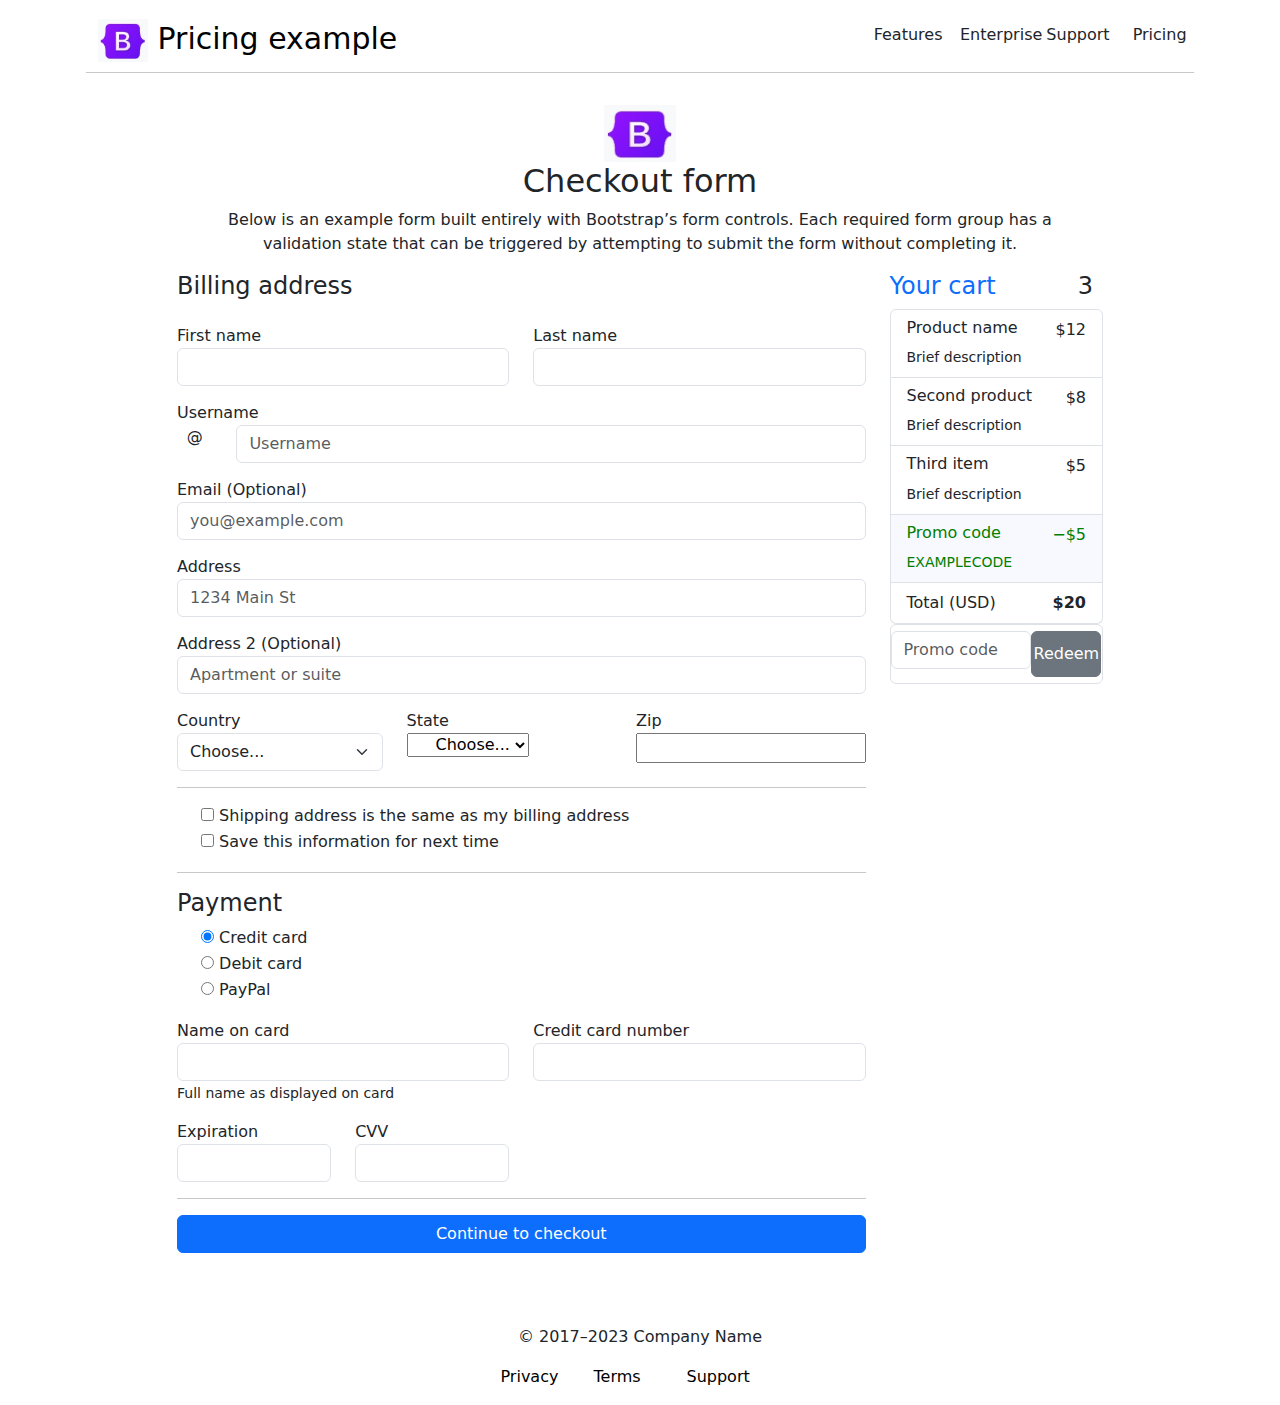
<file: docs/checkout.html>
<!doctype html>
<html lang="en" data-bs-theme="auto">

<head>

  <meta charset="utf-8">
  <meta name="viewport" content="width=device-width, initial-scale=1">
  <meta name="description" content="">
  <title>Checkout example · Bootstrap v5.3</title>
  <link href="https://cdn.jsdelivr.net/npm/bootstrap@5.3.2/dist/css/bootstrap.min.css" rel="stylesheet">
  <link rel="stylesheet" href="./css/checkout.css">
</head>

<body class="container" style="">
  <div class="">
    <header>
      <div class="row justify-content-between p-3">
        <a href="" class="col-6" style="">
          <span class="price_example "><img src="./images/Checkout.jpg" style="width: 50px;">
            Pricing example</span>
        </a>
        <div class="col-1"></div>
        <nav class="row col-4 justify-content-around">
          <div class="col-3"><a class="btn" href="./checkout.html">Features</a></div>
          <div class="col-3"><a class="btn" href="#">Enterprise</a></div>
          <div class="col-3"><a class="btn" href="./pure_support.html">Support</a></div>
          <div class="col-3"><a class="btn" href="./Pricing.html">Pricing</a></div>
        </nav>
        <hr style="margin-top: 10px;">
      </div>
    </header>
    <main>
      <div class="row">
        <div class="col-1"></div>
        <div class="col-10">
          <div class="headline">
            <img class="" src="./images/Checkout.jpg" alt="" width="72" height="57">
            <h2>Checkout form</h2>
            <p class="">Below is an example form built entirely with Bootstrap’s form controls. Each required form group
              has
              a <br>validation state that can be triggered by attempting to submit the form without completing it.</p>
          </div>
          <div class="row">
            <div class="col-9">
              <h4 class="">Billing address</h4>
              <form class="d-grid" novalidate>
                <div class="row a1">
                  <div class="col-6">
                    <label for="firstName" class="">First name</label>
                    <input type="text" class="form-control" placeholder="" value="" required>
                  </div>

                  <div class="col-6">
                    <label for="lastName" class="">Last name</label>
                    <input type="text" class="form-control" placeholder="" value="" required>
                  </div>

                  <div class="a1">
                    <label for="username" class="">Username</label>
                    <div class="row">
                      <div class="col-1" style="text-align:center">@</div>
                      <div class="col-11">
                        <input type="text" class="form-control" placeholder="Username" required>
                      </div>
                    </div>
                  </div>
                <div class="a1">
                  <label for="email" class="">Email <span class="">(Optional)</span></label>
                  <input type="email" class="form-control" placeholder="you@example.com">
                </div>

                <div class="a1">
                  <label for="address" class="">Address</label>
                  <input type="text" class="form-control" placeholder="1234 Main St" required>
                </div>

                <div class="a1">
                  <label for="address2" class="">Address 2 <span class="">(Optional)</span></label>
                  <input type="text" class="form-control" placeholder="Apartment or suite">
                </div>

                <div class="row a1">
                  <div class="col-4">
                    <label for="country" class="">Country</label>
                    <select class="form-select" required>
                      <option value="">Choose...</option>
                      <option>United States</option>
                    </select>
                  </div>

                  <div class="col-4">
                    <label for="state" class="">State</label>
                    <select class="form-check" required>
                      <option value="">Choose...</option>
                      <option>California</option>
                    </select>
                  </div>

                  <div class="col-4">
                    <label for="zip" class="">Zip</label>
                    <input type="text" class="form-check" placeholder="" required>
                  </div>
                </div>
              </div>
              <hr class="">

                <div class="form-check">
                  <input type="checkbox" class="">
                  <label class="" for="same-address">Shipping address is the same as my billing address</label>
                </div>

                <div class="form-check">
                  <input type="checkbox" class="">
                  <label class="" for="save-info">Save this information for next time</label>
                </div>

                <hr class="">

                <h4 class="">Payment</h4>

                <div class="">
                  <div class="form-check">
                    <input name="paymentMethod" type="radio" class="" checked required>
                    <label class="" for="credit">Credit card</label>
                  </div>
                  <div class="form-check">
                    <input name="paymentMethod" type="radio" class="" required>
                    <label class="" for="debit">Debit card</label>
                  </div>
                  <div class="form-check">
                    <input name="paymentMethod" type="radio" class="" required>
                    <label class="" for="paypal">PayPal</label>
                  </div>
                </div>

                <div class="row a1">
                  <div class="col-6">
                    <label for="cc-name" class="">Name on card</label>
                    <input type="text" class="form-control" placeholder="" required>
                    <small class="">Full name as displayed on card</small>
                  </div>

                  <div class="col-6">
                    <label for="cc-number" class="">Credit card number</label>
                    <input type="text" class="form-control" placeholder="" required>
                  </div>

                  <div class="col-3 a1">
                    <label for="cc-expiration" class="">Expiration</label>
                    <input type="text" class="form-control" placeholder="" required>
                  </div>

                  <div class="col-3 a1">
                    <label for="cc-cvv" class="">CVV</label>
                    <input type="text" class="form-control" placeholder="" required>
                  </div>
                </div>

              <hr class="">

                <button class="btn btn-primary" type="submit">Continue to checkout</button>
            </form>
          </div>

          <div class="col-3">
            <h4 class="row">
              <span class="col-9 text-primary">Your cart</span>
              <span class="col-3" style="text-align: center;">3</span>
            </h4>
            <ul class="list-group">
              <li class="list-group-item d-flex justify-content-between">
                <div class="">
                  <h6 class="">Product name</h6>
                  <small class="">Brief description</small>
                </div>
                <span class="">$12</span>
              </li>
              <li class="list-group-item d-flex justify-content-between">
                <div class="">
                  <h6 class="">Second product</h6>
                  <small class="">Brief description</small>
                </div>
                <span class="">$8</span>
              </li>
              <li class="list-group-item d-flex justify-content-between">
                <div class="">
                  <h6 class="">Third item</h6>
                  <small class="">Brief description</small>
                </div>
                <span class="">$5</span>
              </li>
              <li class="list-group-item d-flex justify-content-between"
                style="color: green; background-color: ghostwhite;">
                <div class="">
                  <h6 class="">Promo code</h6>
                  <small>EXAMPLECODE</small>
                </div>
                <span class="">−$5</span>
              </li>
              <li class="list-group-item d-flex justify-content-between">
                <span class="">Total (USD)</span>
                <strong class="">$20</strong>
              </li>
            </ul>

            <form class="form-control">
              <div class="row">
                <div class="col-8" style="padding: 0px;">
                  <input type="text" class="form-control" placeholder="Promo code">
                </div>
                <div class="col-4" style="padding: 0px;">
                  <button type="submit" class="btn btn-secondary" style="padding: 10px 1px;">Redeem</button>
                </div>
              </div>
            </form>
          </div>
        </div>
      </div>
      <div class="col-1"></div>
  </main>
  <br>
  <br>
  <br>
  <footer class="row">
    <p class="col-12" style="text-align: center;">&copy; 2017–2023 Company Name</p>
    <ul class="row col-12" style="justify-content: center;">
      <li class="col-1"><a href="#">Privacy</a></li>
      <li class="col-1"><a href="#">Terms</a></li>
      <li class="col-1"><a href="./pure_support.html">Support</a></li>
    </ul>
  </footer>
</body>

</html>
</file>
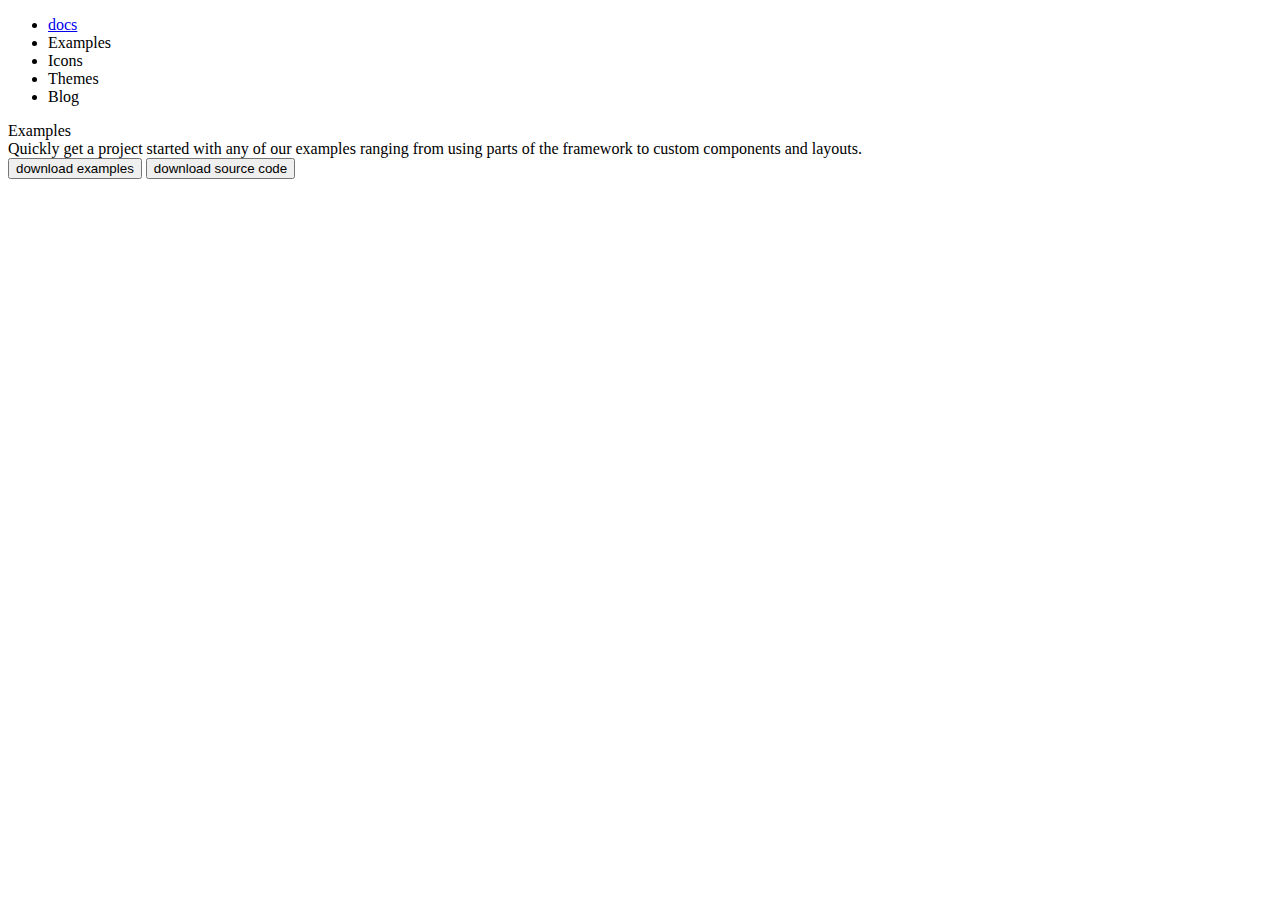
<file: docs/index..html>
<!DOCTYPE html>
<html lang="en">

<head>
    <meta charset="UTF-8">
    <meta name="viewport" content="width=device-width, initial-scale=1.0">
    <title>INDEX</title>

</head>

<body>
    <nav>
        <ul class="nav">
            <li class="nav-item"><a href="./index.html"> docs</a></li>
            <li class="nav-item">Examples</li>
            <li class="nav-item">Icons</li>
            <li class="nav-item">Themes</li>
            <li class="nav-item">Blog</li>
        </ul>
    </nav>

    <main>
        <div>Examples</div>
        <div>Quickly get a project started with any of our examples ranging from using parts of the framework to custom
            components and layouts.</div>
        <button type="submit">download examples</button>
        <button type="submit">download source code</button>
    </main>

    <footer>

    </footer>
</body>

</html>
</file>
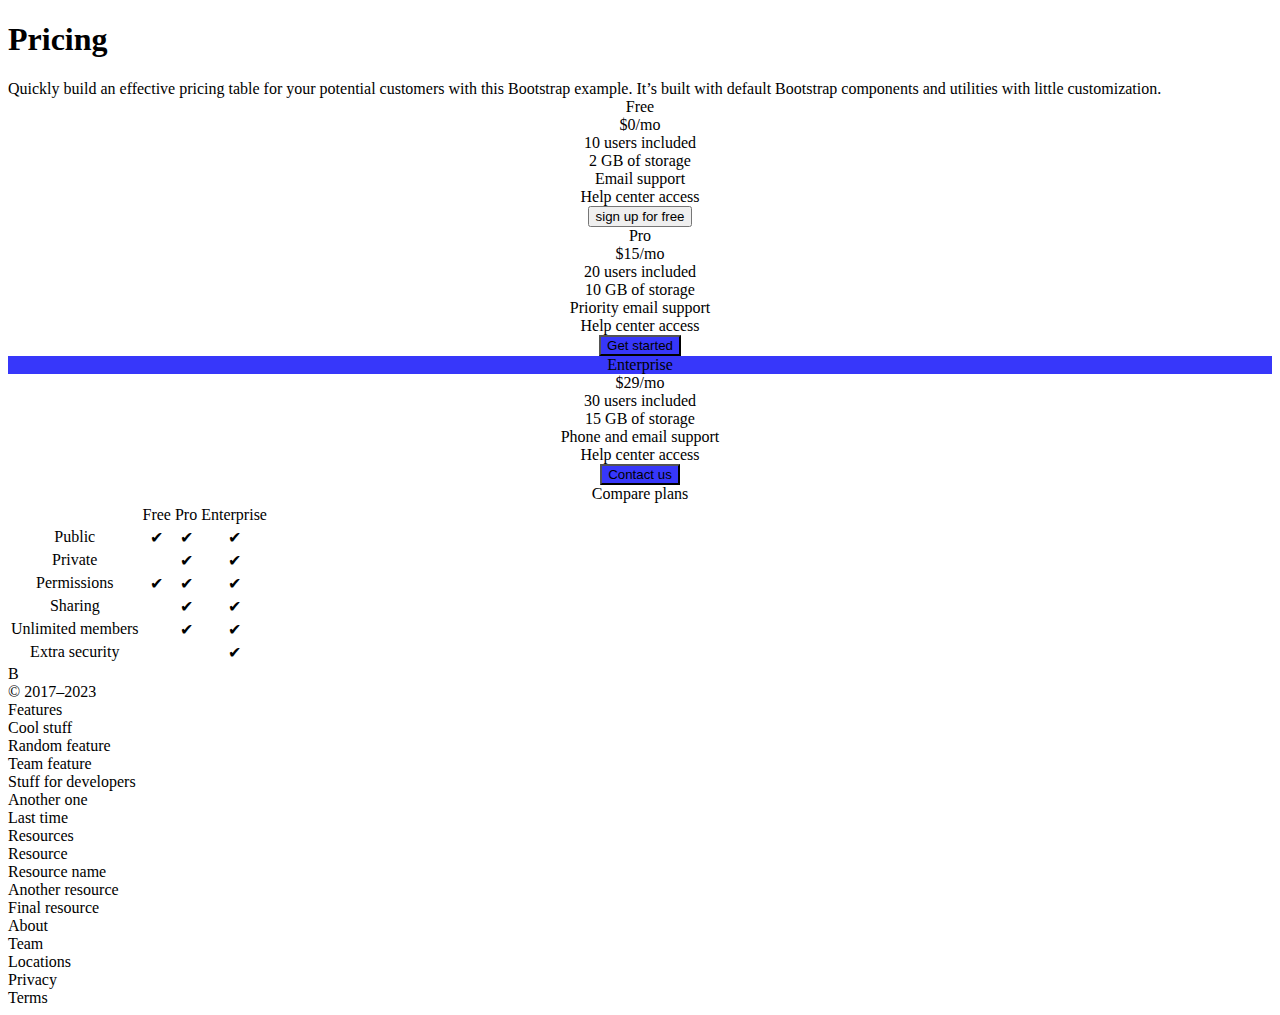
<file: docs/Pricing.html>
<!DOCTYPE html>
<html lang="en">

<head>
    <meta charset="UTF-8">
    <meta name="viewport" content="width=device-width, initial-scale=1.0">
    <title>Document</title>
    <link rel="stylesheet" href="./css/index.css">
</head>

<body>
    <nav>

    </nav>

    <main>
        <div>
            <h1>Pricing</h1>
        </div>
        <div>Quickly build an effective pricing table for your potential customers with this Bootstrap example. It’s
            built with default Bootstrap components and utilities with little customization.</div>
        </div>

    </main>
    <div class="a1">
        <div>
            <div>Free</div>
            <div>$0/mo</div>
            <div>
                <div>10 users included</div>
                <div>2 GB of storage</div>
                <div>Email support</div>
                <div>Help center access</div>
                <button>sign up for free</button>
            </div>
        </div>

        <div>
            <div>Pro</div>
            <div>$15/mo</div>
            <div>20 users included</div>
            <div>10 GB of storage</div>
            <div>Priority email support</div>
            <div>Help center access</div>
            <button style="background-color: rgb(55, 55, 250);">Get started</button>
        </div>

        <div>
            <div style="background-color: rgb(55, 55, 250);">Enterprise</div>
            <div>$29/mo</div>
            <div>30 users included</div>
            <div>15 GB of storage</div>
            <div>Phone and email support</div>
            <div>Help center access</div>
            <button style="background-color: rgb(55, 55, 250);">Contact us</button>
        </div>

        <div>
            <div>Compare plans</div>
                <table>
                    <tr>
                        <td></td>
                        <td>Free</td>
                        <td>Pro</td>
                        <td>Enterprise</td>
                    </tr>
                    <tr>
                        <td>Public</td>
                        <td>&#10004;</td>
                        <td>&#10004;</td>
                        <td>&#10004;</td>
                    </tr>
                    <tr>
                        <td>Private</td>
                        <td></td>
                        <td>&#10004;</td>
                        <td>&#10004;</td>
                    </tr>
                    <tr>
                        <td>Permissions</td>
                        <td>&#10004;</td>
                        <td>&#10004;</td>
                        <td>&#10004;</td>
                    </tr>
                    <tr>
                        <td>Sharing</td>
                        <td></td>
                        <td>&#10004;</td>
                        <td>&#10004;</td>
                    </tr>
                    <tr>
                        <td>Unlimited members</td>
                        <td></td>
                        <td>&#10004;</td>
                        <td>&#10004;</td>
                    </tr>
                    <tr>
                        <td>Extra security</td>
                        <td></td>
                        <td></td>
                        <td>&#10004;</td>
                    </tr>
                </table>
        </div>
    </div>

    <footer>
        <div>
            <div>B</div>
            <div>© 2017–2023</div>
        </div>
        <div>
            <div>Features</div>
            <div>Cool stuff</div>
            <div>Random feature</div>
            <div>Team feature</div>
            <div>Stuff for developers</div>
            <div>Another one</div>
            <div>Last time</div>
        </div>

        <div>
            <div>Resources</div>
            <div>Resource</div>
            <div>Resource name</div>
            <div>Another resource</div>
            <div>Final resource</div>
        </div>

        <div>
            <div>About</div>
            <div>Team</div>
            <div>Locations</div>
            <div>Privacy</div>
            <div>Terms</div>
        </div>
    </footer>

</body>

</html>
</file>
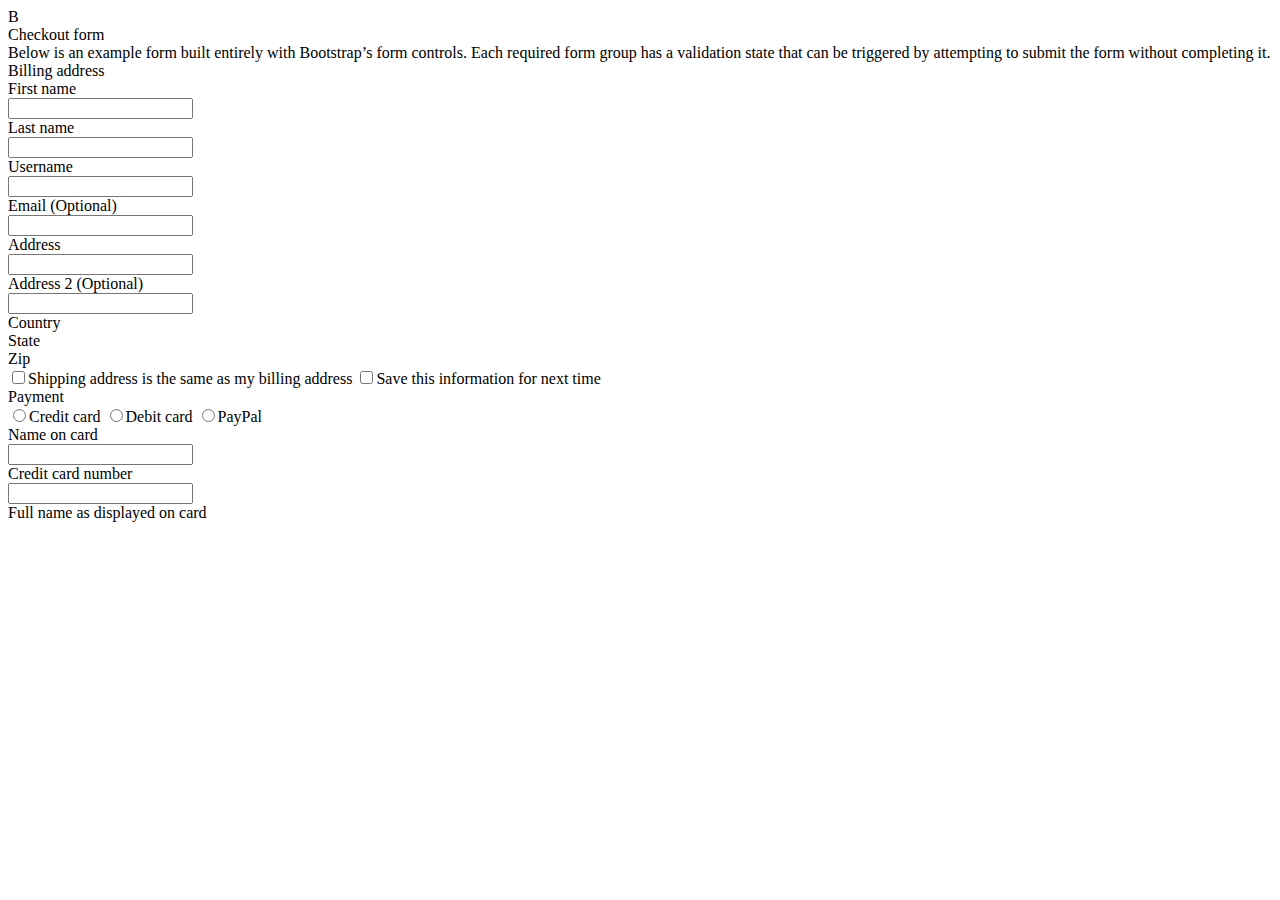
<file: docs/pure_support.html>
<!DOCTYPE html>
<html lang="en">
<head>
    <meta charset="UTF-8">
    <meta name="viewport" content="width=device-width, initial-scale=1.0">
    <title>Document</title>
</head>
<body>
    <nav>
        <div>B</div>
        <div>Checkout form</div>
        <div>Below is an example form built entirely with Bootstrap’s form controls. Each required form group has a validation state that can be triggered by attempting to submit the form without completing it.</div>
    </nav>
    <div>Billing address</div>
    <div>First name</div>
    <div><input type="text" name="" id=""></div>
    <div>Last name</div>
    <div><input type="text" name="" id=""></div>
    <div>Username</div>
    <div><input type="text" name="" id=""></div>
    <div>Email (Optional)</div>
    <div><input type="email" name="" id=""></div>
    <div>Address</div>
    <div><input type="address" name="" id=""></div>
    <div>Address 2 (Optional)</div>
    <div><input type="address" name="" id=""></div>

    <div>
        <div>Country</div>
        <div></div>
        <div>State</div>
        <div></div>
        <div>Zip</div>
    </div>

    <div>
        <input type="checkbox" name="" id="">Shipping address is the same as my billing address
        <input type="checkbox" name="" id="">Save this information for next time
    </div>
    <div>Payment</div>
    <div>
        <input type="radio" name="card" id="">Credit card
        <input type="radio" name="card" id="">Debit card
        <input type="radio" name="card" id="">PayPal
    </div>
    <div>Name on card</div>
    <div><input type="text" name="" id=""></div>
    <div>Credit card number</div>
    <div><input type="text" name="" id=""></div>
    <div>Full name as displayed on card</div>


    <main>

    </main>
    
    
    <footer>

    </footer>
</body>
</html>
</file>
<file: docs/css/checkout.css>
.price_example {
    text-align: left; font-size: 30px
}
.headline {
    text-align: center;
}

ul {
    list-style-type: none;
}

.a1 {
    margin-top: 15px;
}

.a2 {
    text-align: center;
    justify-content: center;
}

a {
    text-decoration-line: none;
    color: black;
}
</file>
<file: docs/css/index.css>
.main {
    text-align: center;
}
.a1 {
    text-align: center;
}
</file>
